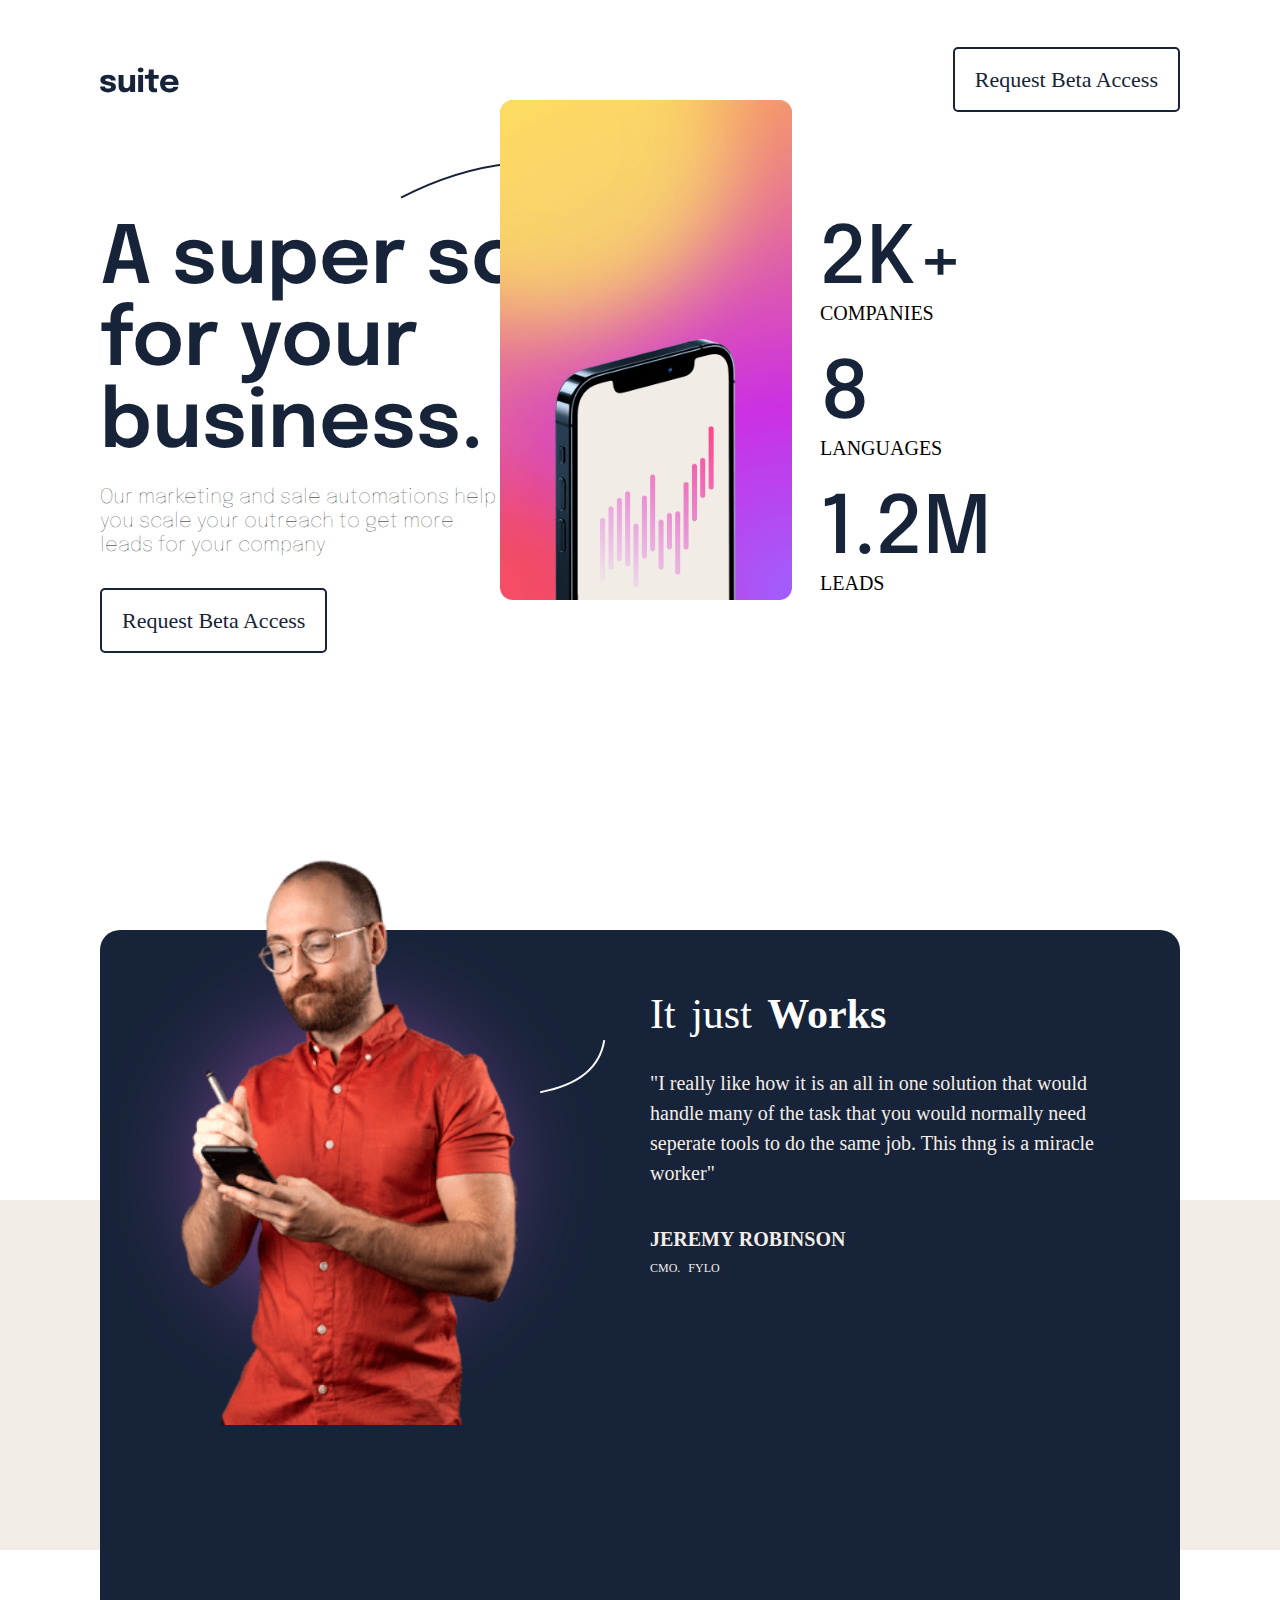
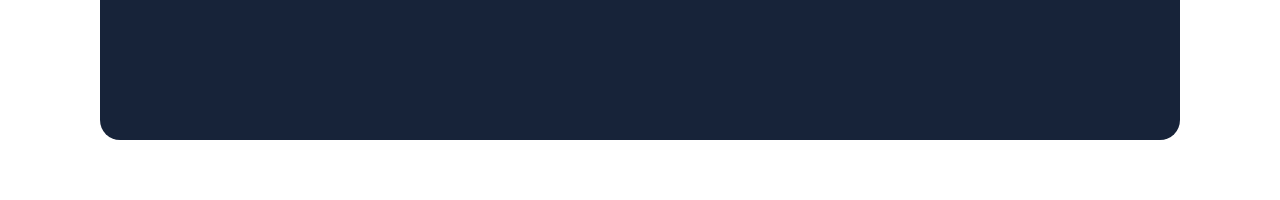
<file: Desktop/second tryu/index.html>
<!DOCTYPE html>
<html lang="en">
  <head>
    <meta charset="UTF-8" />
    <meta http-equiv="X-UA-Compatible" content="IE=edge" />
    <meta name="viewport" content="width=device-width, initial-scale=1.0" />
    <link rel="stylesheet" href="style.css" />
    <link rel="preconnect" href="https://fonts.googleapis.com" />
    <link rel="preconnect" href="https://fonts.gstatic.com" crossorigin />
    <link
      href="https://fonts.googleapis.com/css2?family=Epilogue:wght@700&display=swap"
      rel="stylesheet"
    />
    <title>suite-landing-site</title>
  </head>
  <body>
  <div class="container"> 
    <header class="flex_row_between header">
      <img src="starter-code/assets/logo.svg" alt="" />
      <div class="btn-contain">
        <a class="btn" href="#">Request Beta Access</a>
      </div>
    </header>
    <!------------------------------main section ---------------------------------->
    <main class="main">
      <div class="main_container">
        <div class="flex_column">
          <div class="main_title">
            <h2>
              A <span> super solution </span> for your
              <span>business. </span>
            </h2>
          </div>
          <p class="main_para">
            Our marketing and sale automations help you scale your outreach to
            get more leads for your company
          </p>
          <div class="btn_container-2">
            <a class="btn btn-2" href="#">Request Beta Access</a>
          </div>
        </div>

        <div class="side">
          <div class="new company">
            <span class="side_span"> 2K+</span>
            <p>COMPANIES</p>
          </div>
          <div class="new language">
            <span class="side_span">8</span>
            <p>LANGUAGES</p>
          </div>
          <div class="new leads">
            <span class="side_span">1.2M</span>
            <p>LEADS</p>
          </div>
        </div>
      </div>
      </div>
    </main>
    <footer class="footer_container">
      <div class="container-5">
        <div class="pic">
          <div class="logo">
            <img src="starter-code/assets/logo.svg" alt="" />
          </div>
          <div class="para copy">
            <p>copyright-starter-Suite</p>
          </div>

          <div class="request flex_row">
            <img
              src="starter-code/assets/icon-facebook.svg"
              alt="icon-facebook"
            />
            <img
              src="starter-code/assets/icon-twitter.svg"
              alt="icon-twitter"
            />
            <img
              src="starter-code/assets/icon-instagram.svg"
              alt="icon-instagram"
            />
          </div>
        </div>
      </div>
    </footer>
    <!------------------------------End main section ---------------------------------->

    <!-- ------------------------Box Container ------------------- -->
    <div class="container-1">
     <div class="container-3"> 
      <div class="frame-content">
        <div class="frame-title">It just <span>Works</span></div>
        <div class="frame-para">
          <p>
            "I really like how it is an all in one solution that would handle
            many of the task that you would normally need seperate tools to do
            the same job. This thng is a miracle worker"
          </p>
        </div>
        <div class="frame-highlight">
          <h3>JEREMY ROBINSON</h3>
          <p>CMO. FYLO</p>
        </div>
      </div>
      </div>
    </div>

    <!-- ------xxx------------------Box Container -----------xxx-------- -->

    <!-- ----------------------------------Absolute Containers--------------------- -->
    <div class="absolute_container">
      <div class="photo-1">
        <img
          class="image-3"
          src="starter-code/assets/image-jeremy-small.png"
          alt=""
        />
      </div>
      <div class="image-6">
        <img src="starter-code/assets/pattern-blur.svg" alt="" />
      </div>
      <div class="image-9">
        <img
          class="short-img"
          src="starter-code/assets/image-hero-landscape.png"
          alt=""
        />
      </div>
      <div class="image-2">
        <img
          class="curve"
          src="starter-code/assets/pattern-curved-line-1.svg"
          alt=""
        />
      </div>
      <div class="image-1">
        <img
          class="img-long"
          src="starter-code/assets/image-hero-portrait.png"
          alt=""
        />
      </div>
      <div class="curve-2">
        <img
          class="curve2"
          src="starter-code/assets/pattern-curved-line-2.svg"
          alt=""
        />
      </div>
    </div>
    <!------------------------------------------------End of Absolute Container -->
  </body>
</html>
</file>
<file: Desktop/second tryu/style.css>
/* ---------------------------------global styles------------------------------- */

* {
  padding: 0;
  margin: 0;
  box-sizing: border-box;
}
body,
html {
  scroll-behavior: smooth;
  font-size: 20px;
  background-color: #ffffff;
  position: relative;
  height: 200vh;
}
a {
  text-decoration: none;
  color: #172339;
}
.flex_row_between {
  display: flex;
  justify-content: space-between;
  align-items: center;
}
.flex_row_center {
  display: flex;
  justify-content: center;
  align-items: center;
}
.flex_column_center {
  display: flex;
  flex-direction: column;
  justify-content: center;
  align-items: center;
}
.flex_column {
  display: flex;
  flex-direction: column;
}
.container {
  padding: 30px 100px;
  height: 1200px;
}
.container-1 {
  padding: 30px 100px;
}
/* -----------------------End of global styles--------------------------------- */

/* ------------xxx--------------header styles----------------xxx------------------------ */

.btn {
  padding: 18px 20px;
  background-color: #ffffff;
  border-radius: 5px;
  border: 2px solid #172339;
  font-size: 22px;
  transition: 0.4s ease;
}
.btn:hover {
  background-color: #172339;
  transition: 0.4s ease;
  color: #ffffff;
}
.header {
  max-width: 100%;
  height: 100px;
  margin-bottom: 50px;
}

@media (min-width: 380px) and (max-width: 520px) {
  .btn {
    font-size: 12px;
    padding: 8px 10px;
  }
  .container {
    padding: 20px 30px;
  }
}

/* -------------xxx-------------end header styles------------------------xxx---------------- */

/* ----------------------main styles------------------------------------------- */
.main_container {
  display: grid;
  grid-template-columns: 2fr 1fr;
  padding-top: 2rem;
}

.main_title h2 {
  font-size: 4rem;
  color: #172339;
  padding-bottom: 1rem;
  font-family: "Epilogue", Regular;
  font-weight: 600;
  z-index: -1;
}
.main_para {
  max-width: 20rem;
  line-height: 1.2rem;
  padding-bottom: 1rem;
  font-family: "Epilogue", Regular;
  font-weight: 100;
}
.btn_container-2 {
  padding-top: 1.5rem;
}
.side_span {
  font-size: 4rem;
  color: #172339;
  font-weight: 520;
  font-family: "Epilogue", Regular;
}
.new {
  padding-bottom: 1.5rem;
}

.btn-2:hover {
  background: #cb30e3;
  background-image: linear-gradient(to right, #cb30e3, #ffa84e);
  transition: 0.4s ease-in-out;
}
@media (min-width: 380px) and (max-width: 520px) {
  .main_title h2 {
    font-size: 2.1rem;
    max-width: 100%;
  }
  .main_para {
    font-size: 1.2rem;
    text-align: left;
  }
  .main_container {
    display: flex;
    flex-direction: column;
  }
}
@media (min-width: 520px) and (max-width: 1000px) {
  .main_container {
    display: flex;
    flex-direction: column;
  }
  .side {
    display: flex;
    min-width: 100%;
    justify-content: center;
    align-items: center;
    padding-top: 2rem;
    font-size: 16px;
    padding-left: 10rem;
    position: static;
  }
  .new {
    padding-right: 3rem;
  }
  .container {
    padding: 20px 40px;
  }
}
/* ----------xxxx------------end of main styles--------------------xxx----------------------- */

/* ----------------------------Absolute Style-------------------------------- */

.image-2 {
  position: absolute;
  top: 8rem;
  left: 20rem;
}
.image-1 {
  position: absolute;
  top: 5rem;
  left: 25rem;
  z-index: 1;
}
.img-long {
  height: 500px;
}
@media (min-width: 380px) and (max-width: 520px) {
  .image-2 {
    top: 7rem;
    left: 4rem;
  }
}
.image-9 {
  display: none;
}

.photo-1 {
  position: absolute;
  top: 43rem;
  left: 9rem;
  z-index: 99;
}
.curve-2 {
  position: absolute;
  top: 52rem;
  left: 27rem;
}
.image-6 {
  position: absolute;
  top: 45rem;
  left: 4rem;
}

/* ----------------------------End ofAbsolute Style-------------------------------- */

/* ---------------------------hero styles---------------------------------------------*/
.container-1 {
  padding: 30px 100px;
  position: absolute;
  height: 100vh;
  top: 900px;
}
.container-3 {
  background-color: #172339;
  border-radius: 20px;
  height: 90vh;
  padding: 20px 50px;
}
.frame-content {
  display: flex;
  flex-direction: column;
  justify-content: center;
  align-items: start;
  padding-left: 500px;
  font-size: 16px;
  max-width: 100%;
  padding-top: 40px;
}
.frame-title {
  font-size: 42px;
  word-spacing: 5px;
  color: #ffffff;
  padding-bottom: 30px;
}
.frame-title span {
  font-weight: bold;
  color: #ffffff;
}
.frame-para {
  line-height: 30px;
  text-align: left;

  font-size: 20px;
  text-align: left;
  padding-bottom: 40px;
  color: #f3ede7;
}
.frame-highlight h3 {
  font-size: 20px;
  color: #f3ede7;
  padding-bottom: 10px;
}
.frame-highlight p {
  font-size: 12px;
  color: #f3ede7;
  word-spacing: 5px;
}
.image-3 {
  width: 340px;
  height: 565px;
}

@media (min-width: 520px) and (max-width: 1000px) {
  .frame-content {
    display: flex;
    flex-direction: column;
    justify-content: center;
    padding-left: 0;
    align-items: center;
    padding-top: 200px;
    font-size: 2rem;
  }
  .frame-para {
    padding-left: 100px;
    padding-right: 100px;
    font-size: 0.9rem;
    line-height: 20px;
    padding-bottom: 10px;
  }
  .frame-title {
    padding-bottom: 10px;
  }
  .photo-1 {
    top: 770px;
    left: 350px;
    position: absolute;
  }

  .image-3 {
    height: 300px;
    width: 240px;
  }
  .curve-2 {
    position: absolute;
    top: 1090px;
    left: 400px;
  }
  .image-6 {
    top: 35rem;
    left: 10rem;
  }
}
@media (min-width: 380px) and (max-width: 520px) {
  .frame-content {
    padding-left: 10px;
    font-size: 12px;
    max-width: 100%;
    align-items: center;
    text-align: center;
    padding-top: 400px;
  }

  .container {
    height: 230vh;
  }
  .image-1,
  .image-6 {
    display: none;
  }
  .photo-1 {
    display: none;
  }
  .side {
    display: none;
  }
  .image-9 {
    position: absolute;
    top: 28rem;
    left: 0.8rem;
    width: 100%;
  }
  .container-1 {
    padding: 0;
  }
  .container-3 {
    padding: 0;
  }
  .curve-2 {
    top: 0;
  }
  .photo-1 {
    display: block;
    top: 40rem;
    left: 90px;
  }
  .image-3 {
    height: 400px;
    width: 200px;
  }
  .pic {
    flex-direction: column;
    padding-top: 200px;
  }
  .pic > div {
  }
  .footer_container {
    height: 100px;
  }
  .container-5 {
    padding: 5px 10px;
  }
}
/* ---------------xxx------------ end of hero styles-----------------------xxx---------------------- */

/* -----------------------------------footer styles--------------------------------------- */
.footer_container {
  background-color: #f3ede7;
  height: 350px;
}
.pic {
  display: flex;
  justify-content: space-between;
  align-items: center;
  padding-top: 200px;
  width: 100%;
}
.pic > div {
  cursor: pointer;
}
.copy {
  font-size: 13px;
  cursor: pointer;
}
.container-5 {
  padding: 30px 100px;
}
.request {
  display: flex;
  justify-content: space-between;
  width: 150px;
  cursor: pointer;
}
/* ----------------xxx-------------------footer styles-----------------xxxx---------------------- */
</file>
